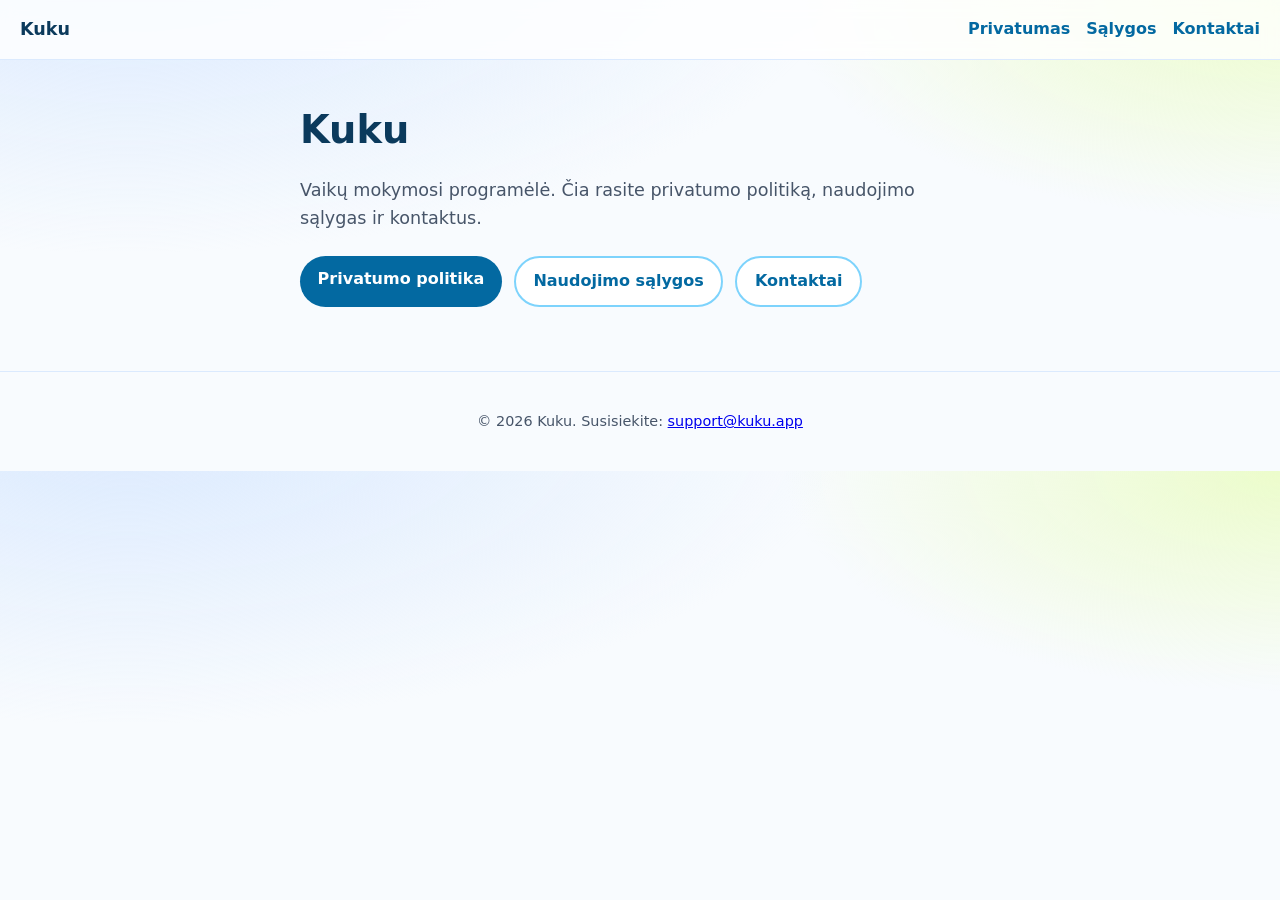
<file: index.html>
<!DOCTYPE html>
<html lang="lt">
  <head>
    <meta charset="utf-8" />
    <meta name="viewport" content="width=device-width, initial-scale=1" />
    <title>Kuku — Teisinė informacija</title>
    <meta
      name="description"
      content="Kuku vaikų mokymosi programėlė — privatumo politika ir naudojimo sąlygos."
    />
    <link rel="stylesheet" href="/styles.css" />
  </head>
  <body>
    <header class="top">
      <a class="brand" href="/">Kuku</a>
      <nav>
        <a href="/privacy/">Privatumas</a>
        <a href="/terms/">Sąlygos</a>
        <a href="/contact/">Kontaktai</a>
      </nav>
    </header>
    <main class="hero">
      <h1>Kuku</h1>
      <p>
        Vaikų mokymosi programėlė. Čia rasite privatumo politiką, naudojimo
        sąlygas ir kontaktus.
      </p>
      <div class="links">
        <a class="btn" href="/privacy/">Privatumo politika</a>
        <a class="btn ghost" href="/terms/">Naudojimo sąlygos</a>
        <a class="btn ghost" href="/contact/">Kontaktai</a>
      </div>
    </main>
    <footer>
      <p>
        © <span id="y"></span> Kuku. Susisiekite:
        <a href="mailto:support@kuku.app">support@kuku.app</a>
      </p>
    </footer>
    <script>
      document.getElementById('y').textContent = new Date().getFullYear();
    </script>
  </body>
</html>
</file>
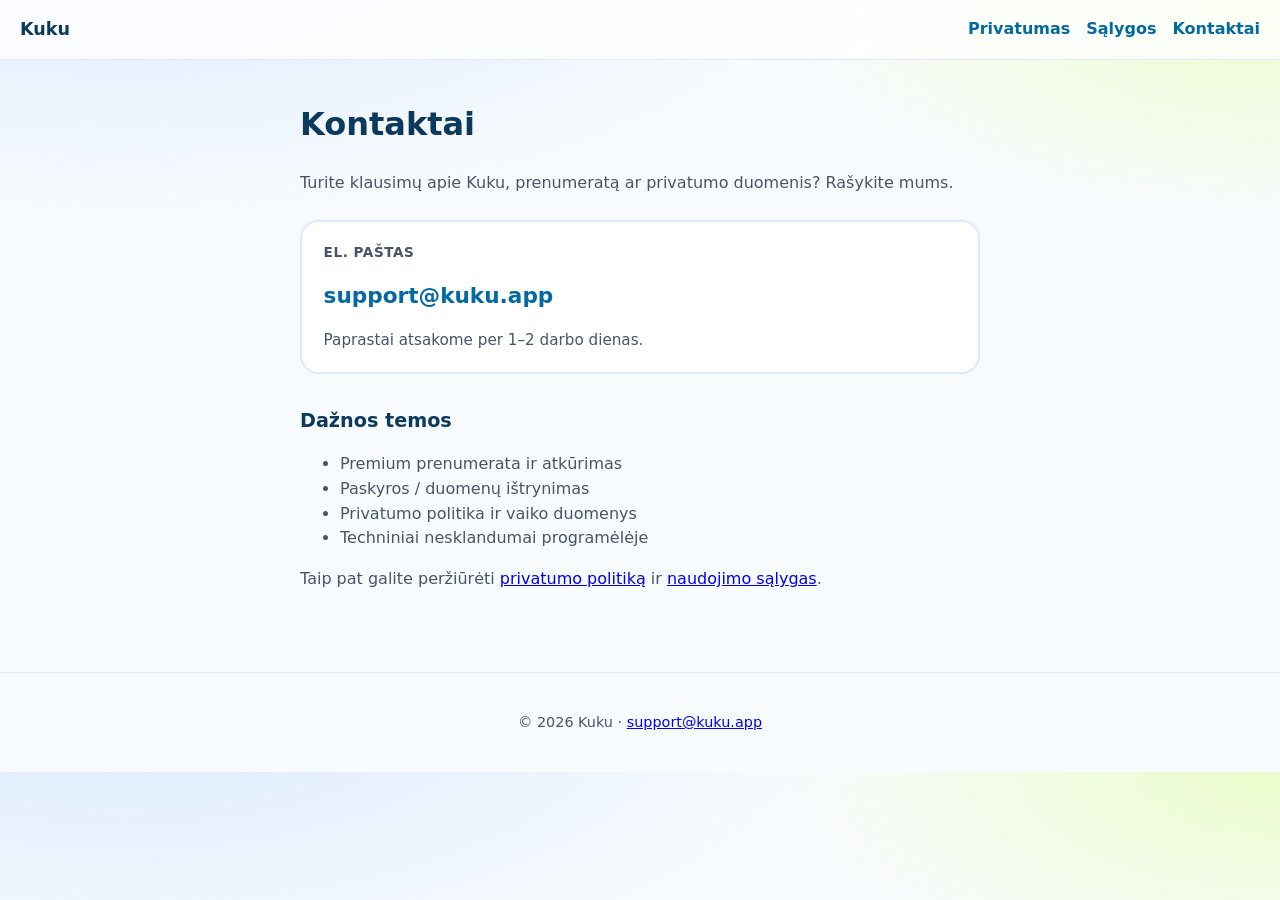
<file: contact/index.html>
<!DOCTYPE html>
<html lang="lt">
  <head>
    <meta charset="utf-8" />
    <meta name="viewport" content="width=device-width, initial-scale=1" />
    <title>Kontaktai — Kuku</title>
    <meta
      name="description"
      content="Susisiekite su Kuku palaikymo komanda — support@kuku.app"
    />
    <link rel="stylesheet" href="/styles.css" />
  </head>
  <body>
    <header class="top">
      <a class="brand" href="/">Kuku</a>
      <nav>
        <a href="/privacy/">Privatumas</a>
        <a href="/terms/">Sąlygos</a>
        <a href="/contact/">Kontaktai</a>
      </nav>
    </header>
    <main class="doc">
      <h1>Kontaktai</h1>
      <p>
        Turite klausimų apie Kuku, prenumeratą ar privatumo duomenis? Rašykite
        mums.
      </p>

      <div class="contact-card">
        <p class="contact-label">El. paštas</p>
        <p>
          <a class="contact-email" href="mailto:support@kuku.app"
            >support@kuku.app</a
          >
        </p>
        <p class="contact-note">
          Paprastai atsakome per 1–2 darbo dienas.
        </p>
      </div>

      <h2>Dažnos temos</h2>
      <ul>
        <li>Premium prenumerata ir atkūrimas</li>
        <li>Paskyros / duomenų ištrynimas</li>
        <li>Privatumo politika ir vaiko duomenys</li>
        <li>Techniniai nesklandumai programėlėje</li>
      </ul>

      <p>
        Taip pat galite peržiūrėti
        <a href="/privacy/">privatumo politiką</a> ir
        <a href="/terms/">naudojimo sąlygas</a>.
      </p>
    </main>
    <footer>
      <p>
        © <span id="y"></span> Kuku ·
        <a href="mailto:support@kuku.app">support@kuku.app</a>
      </p>
    </footer>
    <script>
      document.getElementById('y').textContent = new Date().getFullYear();
    </script>
  </body>
</html>
</file>
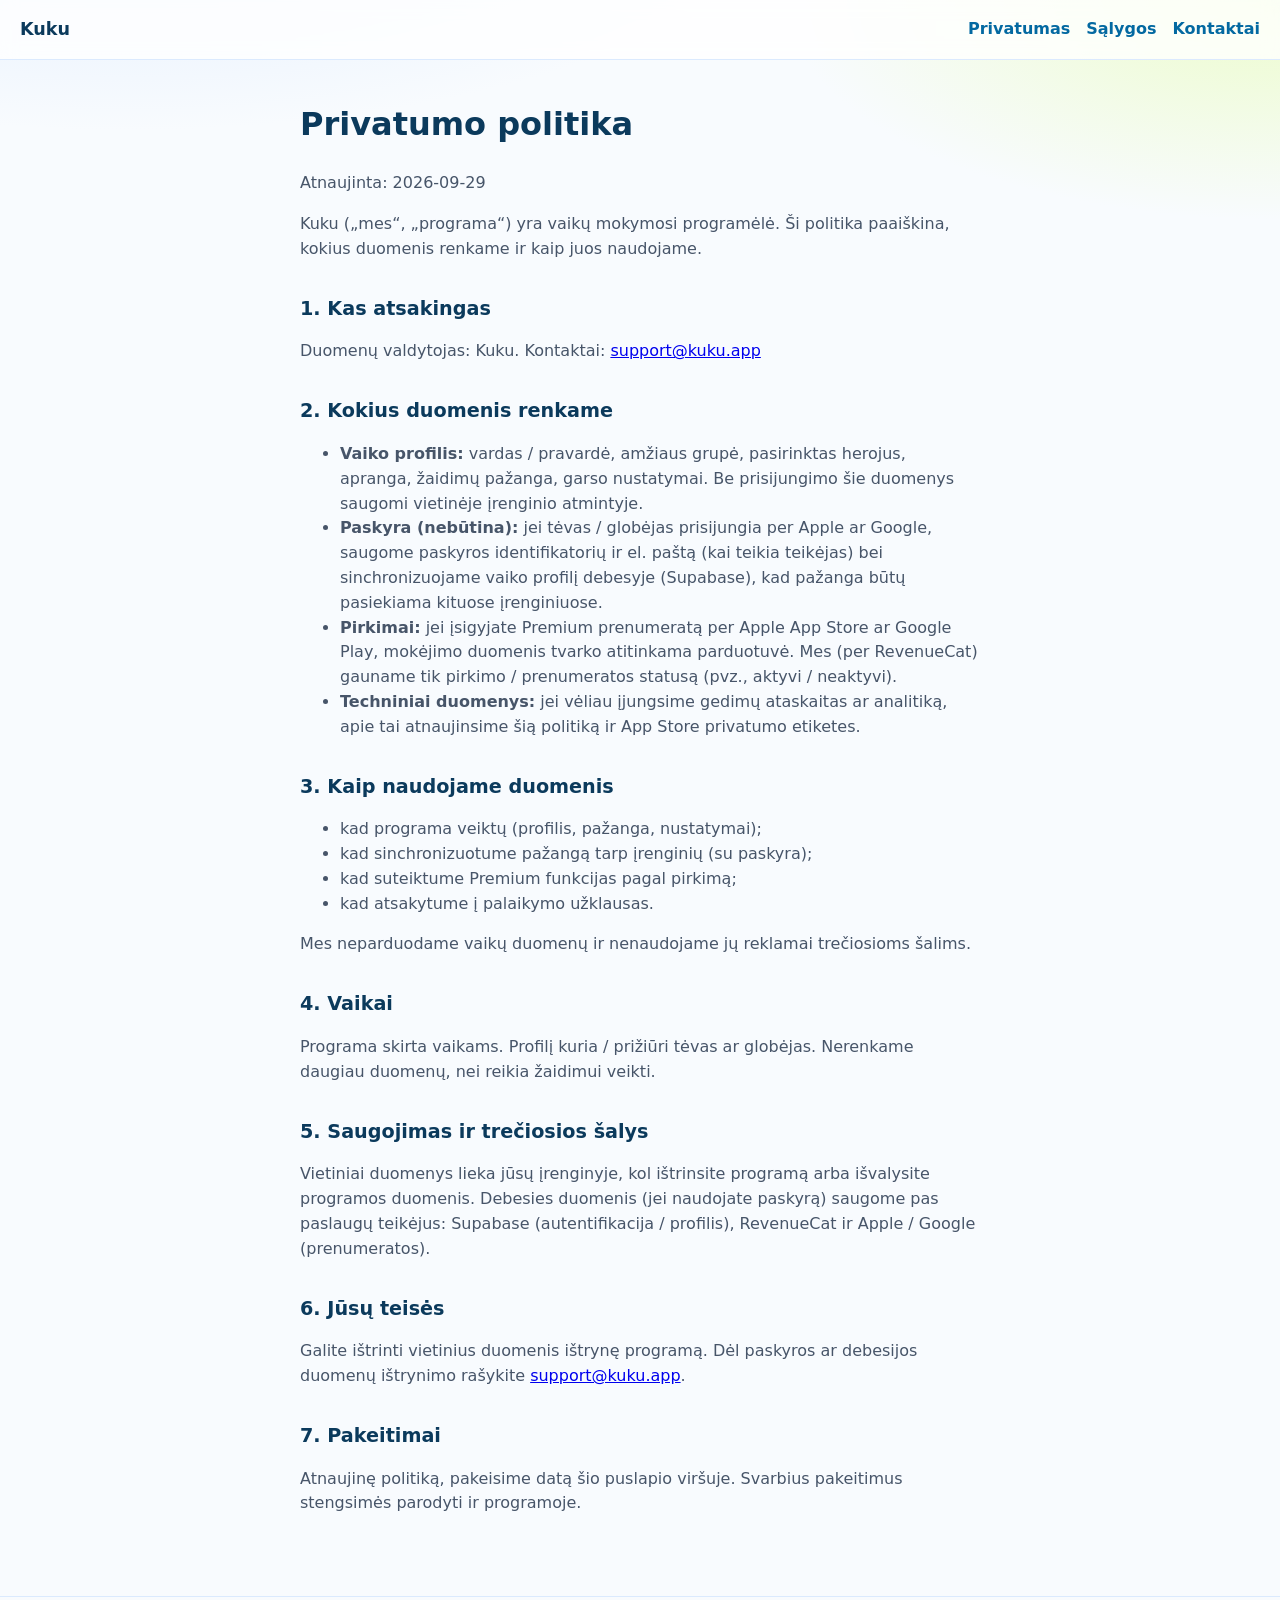
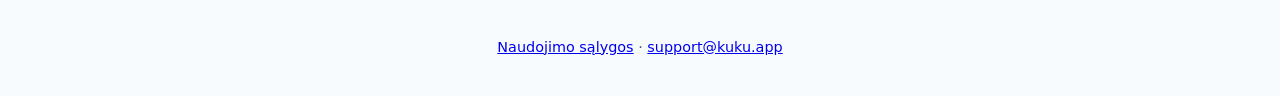
<file: privacy/index.html>
<!DOCTYPE html>
<html lang="lt">
  <head>
    <meta charset="utf-8" />
    <meta name="viewport" content="width=device-width, initial-scale=1" />
    <title>Privatumo politika — Kuku</title>
    <link rel="stylesheet" href="/styles.css" />
  </head>
  <body>
    <header class="top">
      <a class="brand" href="/">Kuku</a>
      <nav>
        <a href="/privacy/">Privatumas</a>
        <a href="/terms/">Sąlygos</a>
        <a href="/contact/">Kontaktai</a>
      </nav>
    </header>
    <main class="doc">
      <h1>Privatumo politika</h1>
      <p>Atnaujinta: 2026-09-29</p>
      <p>
        Kuku („mes“, „programa“) yra vaikų mokymosi programėlė.
        Ši politika paaiškina, kokius duomenis renkame ir kaip juos naudojame.
      </p>

      <h2>1. Kas atsakingas</h2>
      <p>
        Duomenų valdytojas: Kuku. Kontaktai:
        <a href="mailto:support@kuku.app">support@kuku.app</a>
      </p>

      <h2>2. Kokius duomenis renkame</h2>
      <ul>
        <li>
          <strong>Vaiko profilis:</strong> vardas / pravardė, amžiaus grupė,
          pasirinktas herojus, apranga, žaidimų pažanga, garso nustatymai.
          Be prisijungimo šie duomenys saugomi vietinėje įrenginio atmintyje.
        </li>
        <li>
          <strong>Paskyra (nebūtina):</strong> jei tėvas / globėjas prisijungia
          per Apple ar Google, saugome paskyros identifikatorių ir el. paštą
          (kai teikia teikėjas) bei sinchronizuojame vaiko profilį debesyje
          (Supabase), kad pažanga būtų pasiekiama kituose įrenginiuose.
        </li>
        <li>
          <strong>Pirkimai:</strong> jei įsigyjate Premium prenumeratą per Apple
          App Store ar Google Play, mokėjimo duomenis tvarko atitinkama
          parduotuvė. Mes (per RevenueCat) gauname tik pirkimo / prenumeratos
          statusą (pvz., aktyvi / neaktyvi).
        </li>
        <li>
          <strong>Techniniai duomenys:</strong> jei vėliau įjungsime gedimų
          ataskaitas ar analitiką, apie tai atnaujinsime šią politiką ir App
          Store privatumo etiketes.
        </li>
      </ul>

      <h2>3. Kaip naudojame duomenis</h2>
      <ul>
        <li>kad programa veiktų (profilis, pažanga, nustatymai);</li>
        <li>kad sinchronizuotume pažangą tarp įrenginių (su paskyra);</li>
        <li>kad suteiktume Premium funkcijas pagal pirkimą;</li>
        <li>kad atsakytume į palaikymo užklausas.</li>
      </ul>
      <p>
        Mes neparduodame vaikų duomenų ir nenaudojame jų reklamai trečiosioms
        šalims.
      </p>

      <h2>4. Vaikai</h2>
      <p>
        Programa skirta vaikams. Profilį kuria / prižiūri tėvas ar globėjas.
        Nerenkame daugiau duomenų, nei reikia žaidimui veikti.
      </p>

      <h2>5. Saugojimas ir trečiosios šalys</h2>
      <p>
        Vietiniai duomenys lieka jūsų įrenginyje, kol ištrinsite programą arba
        išvalysite programos duomenis. Debesies duomenis (jei naudojate
        paskyrą) saugome pas paslaugų teikėjus: Supabase (autentifikacija /
        profilis), RevenueCat ir Apple / Google (prenumeratos).
      </p>

      <h2>6. Jūsų teisės</h2>
      <p>
        Galite ištrinti vietinius duomenis ištrynę programą. Dėl paskyros ar
        debesijos duomenų ištrynimo rašykite
        <a href="mailto:support@kuku.app">support@kuku.app</a>.
      </p>

      <h2>7. Pakeitimai</h2>
      <p>
        Atnaujinę politiką, pakeisime datą šio puslapio viršuje. Svarbius
        pakeitimus stengsimės parodyti ir programoje.
      </p>
    </main>
    <footer>
      <p>
        <a href="/terms/">Naudojimo sąlygos</a> ·
        <a href="mailto:support@kuku.app">support@kuku.app</a>
      </p>
    </footer>
  </body>
</html>
</file>
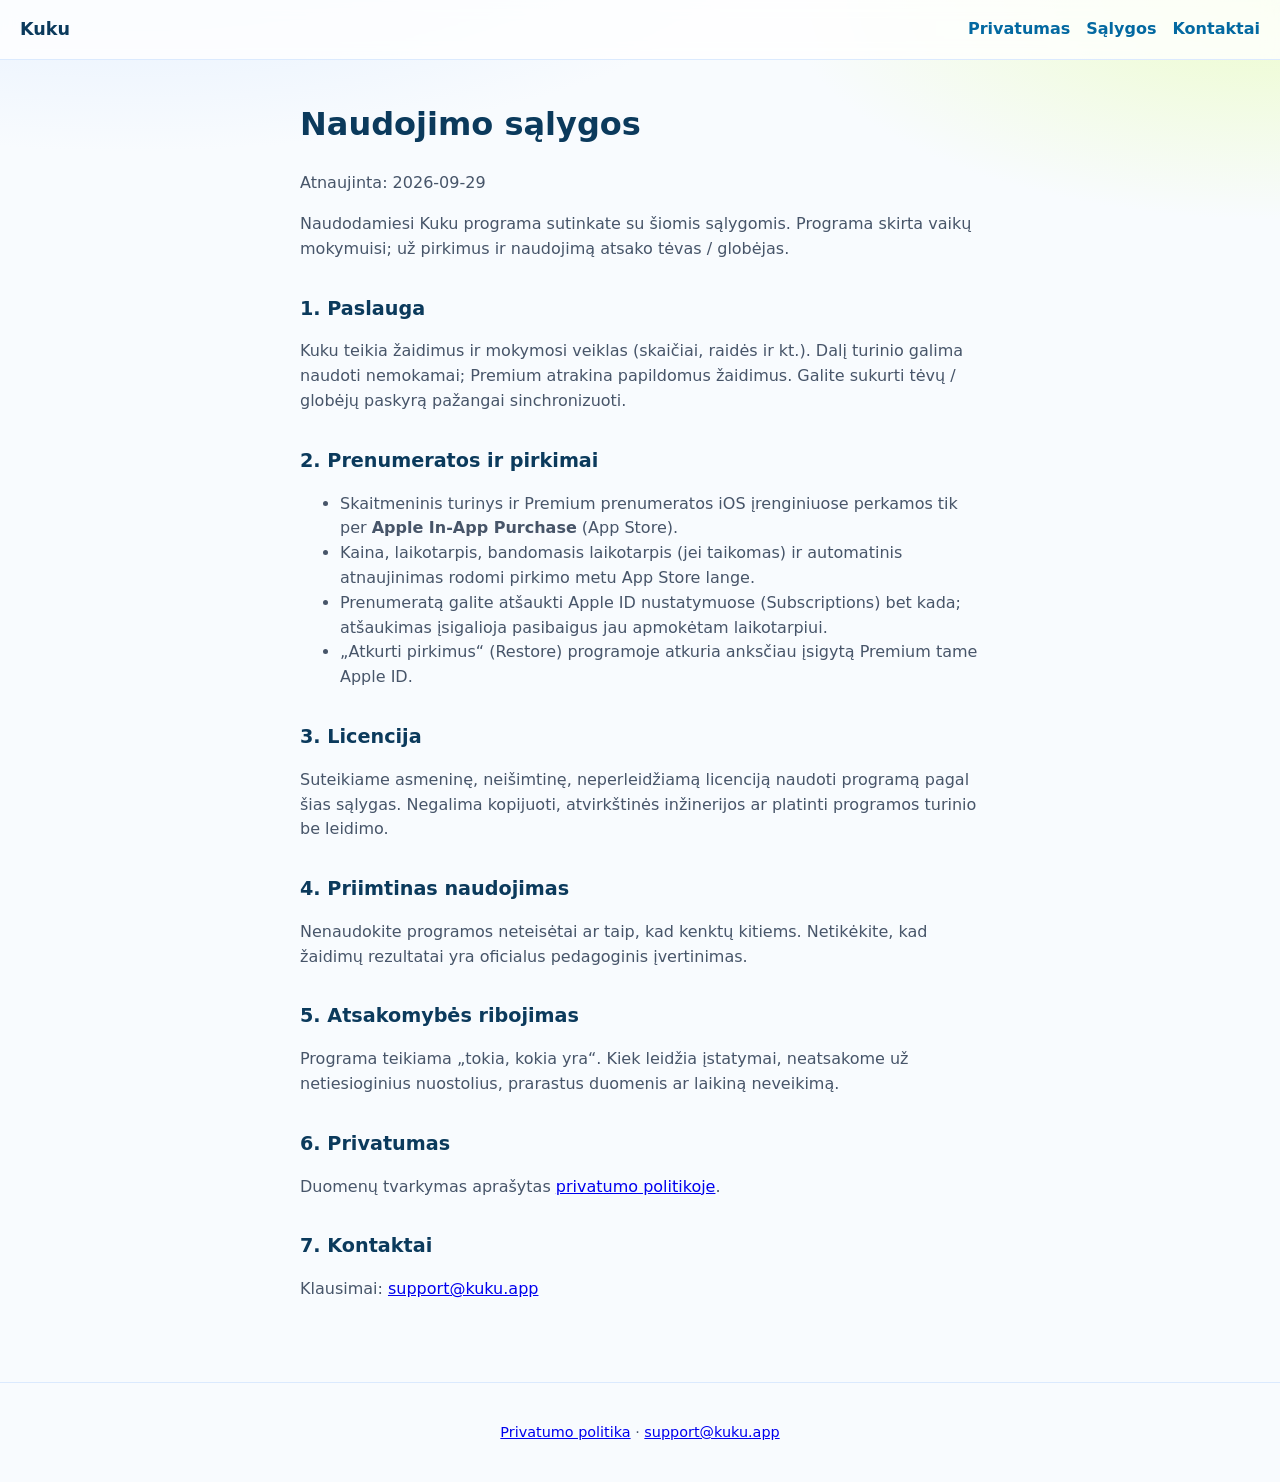
<file: terms/index.html>
<!DOCTYPE html>
<html lang="lt">
  <head>
    <meta charset="utf-8" />
    <meta name="viewport" content="width=device-width, initial-scale=1" />
    <title>Naudojimo sąlygos — Kuku</title>
    <link rel="stylesheet" href="/styles.css" />
  </head>
  <body>
    <header class="top">
      <a class="brand" href="/">Kuku</a>
      <nav>
        <a href="/privacy/">Privatumas</a>
        <a href="/terms/">Sąlygos</a>
        <a href="/contact/">Kontaktai</a>
      </nav>
    </header>
    <main class="doc">
      <h1>Naudojimo sąlygos</h1>
      <p>Atnaujinta: 2026-09-29</p>
      <p>
        Naudodamiesi Kuku programa sutinkate su šiomis sąlygomis. Programa
        skirta vaikų mokymuisi; už pirkimus ir naudojimą atsako tėvas /
        globėjas.
      </p>

      <h2>1. Paslauga</h2>
      <p>
        Kuku teikia žaidimus ir mokymosi veiklas (skaičiai, raidės ir kt.).
        Dalį turinio galima naudoti nemokamai; Premium atrakina papildomus
        žaidimus. Galite sukurti tėvų / globėjų paskyrą pažangai sinchronizuoti.
      </p>

      <h2>2. Prenumeratos ir pirkimai</h2>
      <ul>
        <li>
          Skaitmeninis turinys ir Premium prenumeratos iOS įrenginiuose
          perkamos tik per
          <strong>Apple In-App Purchase</strong> (App Store).
        </li>
        <li>
          Kaina, laikotarpis, bandomasis laikotarpis (jei taikomas) ir
          automatinis atnaujinimas rodomi pirkimo metu App Store lange.
        </li>
        <li>
          Prenumeratą galite atšaukti Apple ID nustatymuose (Subscriptions) bet
          kada; atšaukimas įsigalioja pasibaigus jau apmokėtam laikotarpiui.
        </li>
        <li>
          „Atkurti pirkimus“ (Restore) programoje atkuria anksčiau įsigytą
          Premium tame Apple ID.
        </li>
      </ul>

      <h2>3. Licencija</h2>
      <p>
        Suteikiame asmeninę, neišimtinę, neperleidžiamą licenciją naudoti
        programą pagal šias sąlygas. Negalima kopijuoti, atvirkštinės
        inžinerijos ar platinti programos turinio be leidimo.
      </p>

      <h2>4. Priimtinas naudojimas</h2>
      <p>
        Nenaudokite programos neteisėtai ar taip, kad kenktų kitiems.
        Netikėkite, kad žaidimų rezultatai yra oficialus pedagoginis
        įvertinimas.
      </p>

      <h2>5. Atsakomybės ribojimas</h2>
      <p>
        Programa teikiama „tokia, kokia yra“. Kiek leidžia įstatymai,
        neatsakome už netiesioginius nuostolius, prarastus duomenis ar laikiną
        neveikimą.
      </p>

      <h2>6. Privatumas</h2>
      <p>
        Duomenų tvarkymas aprašytas
        <a href="/privacy/">privatumo politikoje</a>.
      </p>

      <h2>7. Kontaktai</h2>
      <p>
        Klausimai:
        <a href="mailto:support@kuku.app">support@kuku.app</a>
      </p>
    </main>
    <footer>
      <p>
        <a href="/privacy/">Privatumo politika</a> ·
        <a href="mailto:support@kuku.app">support@kuku.app</a>
      </p>
    </footer>
  </body>
</html>
</file>
<file: styles.css>
:root {
  --ink: #0b3a5c;
  --muted: #475569;
  --sky: #e0f2fe;
  --line: #dbeafe;
  --bg: #f8fbfe;
  --accent: #0369a1;
}
* { box-sizing: border-box; }
body {
  margin: 0;
  font-family: "Segoe UI", system-ui, sans-serif;
  color: var(--ink);
  background:
    radial-gradient(1200px 500px at 10% -10%, #dbeafe 0%, transparent 60%),
    radial-gradient(900px 400px at 100% 0%, #ecfccb 0%, transparent 55%),
    var(--bg);
  line-height: 1.55;
}
.top {
  display: flex;
  justify-content: space-between;
  align-items: center;
  padding: 1rem 1.25rem;
  border-bottom: 1px solid var(--line);
  background: rgba(255,255,255,0.8);
  backdrop-filter: blur(8px);
  position: sticky;
  top: 0;
}
.brand {
  font-weight: 800;
  text-decoration: none;
  color: var(--ink);
  font-size: 1.1rem;
}
nav { display: flex; gap: 1rem; }
nav a { color: var(--accent); text-decoration: none; font-weight: 600; }
.hero, .doc {
  max-width: 720px;
  margin: 0 auto;
  padding: 2.5rem 1.25rem 4rem;
}
.hero h1 { font-size: 2.4rem; margin: 0 0 0.5rem; }
.hero p { color: var(--muted); font-size: 1.1rem; }
.links { display: flex; flex-wrap: wrap; gap: 0.75rem; margin-top: 1.5rem; }
.btn {
  display: inline-block;
  background: var(--accent);
  color: #fff;
  text-decoration: none;
  padding: 0.7rem 1.1rem;
  border-radius: 999px;
  font-weight: 700;
}
.btn.ghost {
  background: #fff;
  color: var(--accent);
  border: 2px solid #7dd3fc;
}
.doc h1 { margin-top: 0; }
.doc h2 { margin-top: 2rem; font-size: 1.2rem; }
.doc p, .doc li { color: var(--muted); }
footer {
  text-align: center;
  padding: 1.5rem;
  color: var(--muted);
  font-size: 0.9rem;
  border-top: 1px solid var(--line);
}
.contact-card {
  background: #fff;
  border: 2px solid var(--line);
  border-radius: 18px;
  padding: 1.25rem 1.35rem;
  margin: 1.5rem 0;
}
.contact-label {
  margin: 0 0 0.25rem;
  font-size: 0.85rem;
  font-weight: 700;
  text-transform: uppercase;
  letter-spacing: 0.04em;
  color: var(--muted);
}
.contact-email {
  font-size: 1.35rem;
  font-weight: 800;
  color: var(--accent);
  text-decoration: none;
}
.contact-email:hover { text-decoration: underline; }
.contact-note {
  margin: 0.75rem 0 0;
  font-size: 0.95rem;
}
updated { display: none; }
</file>
